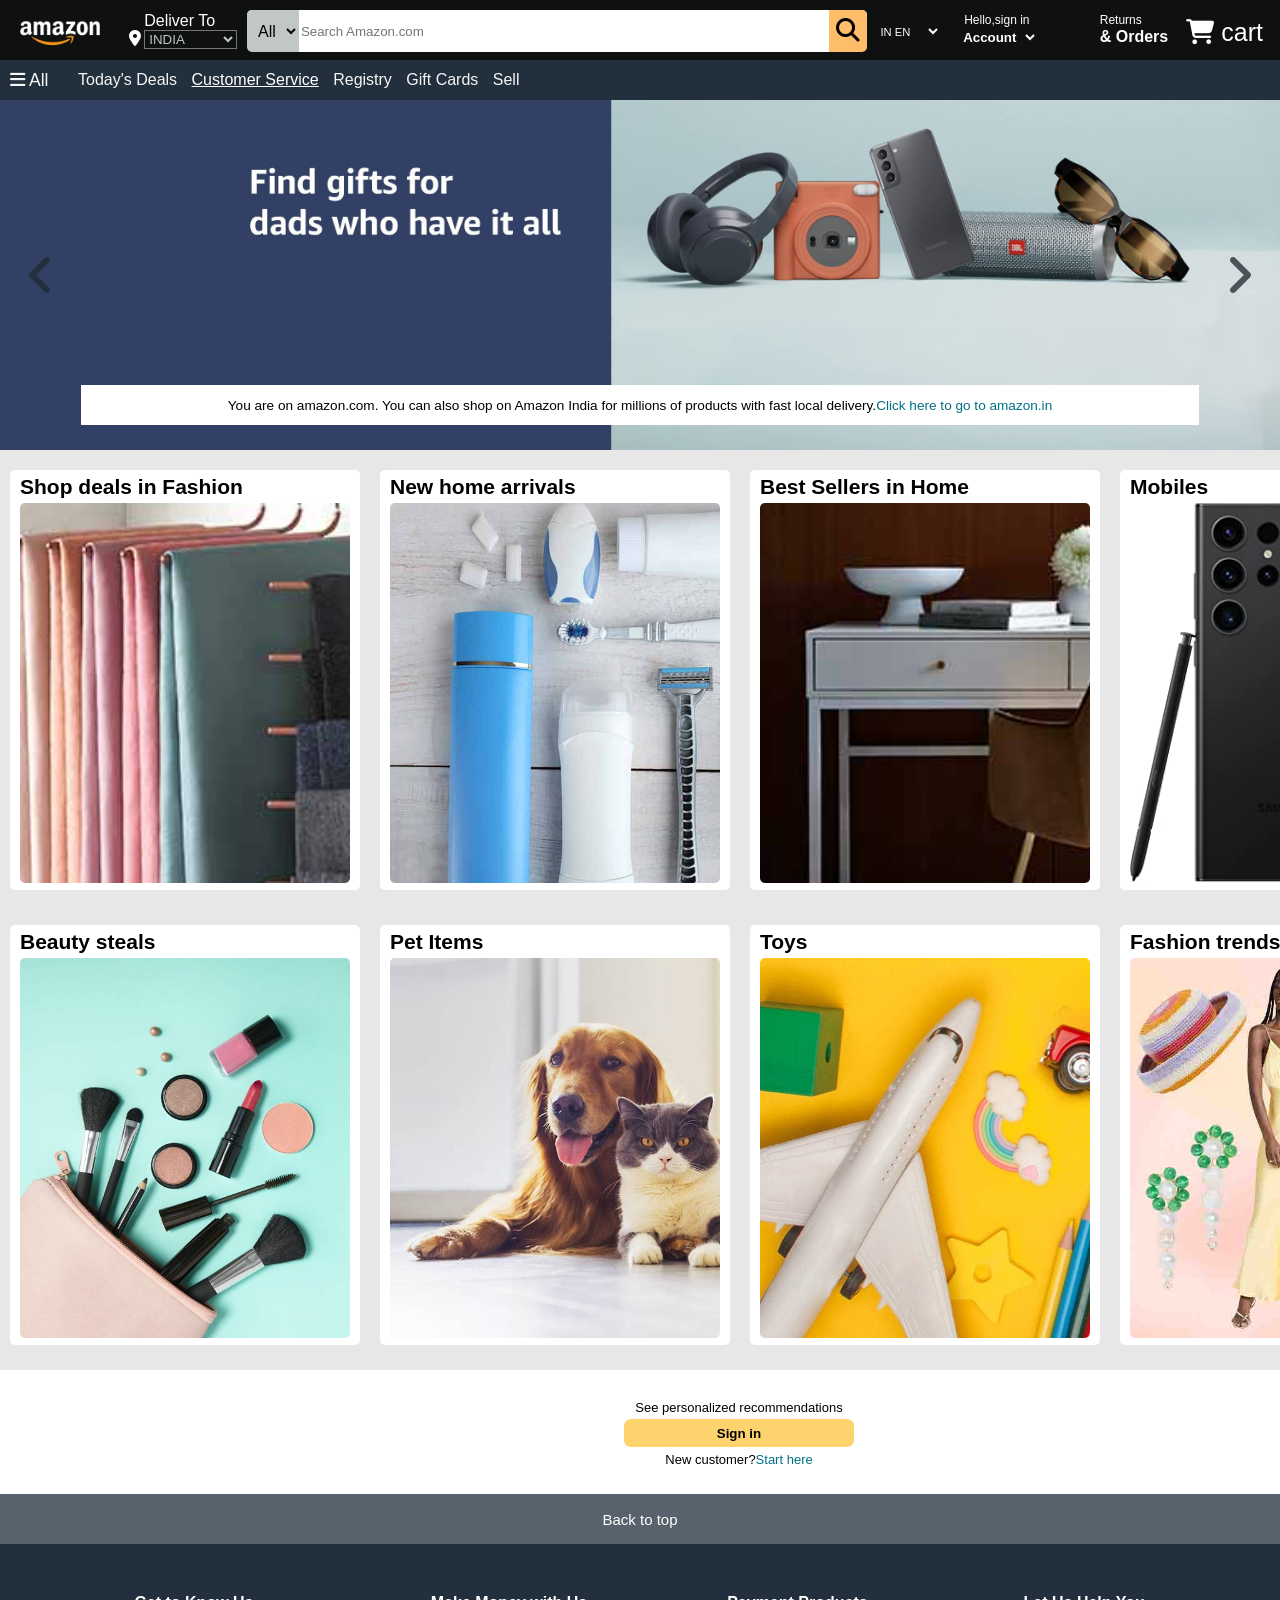
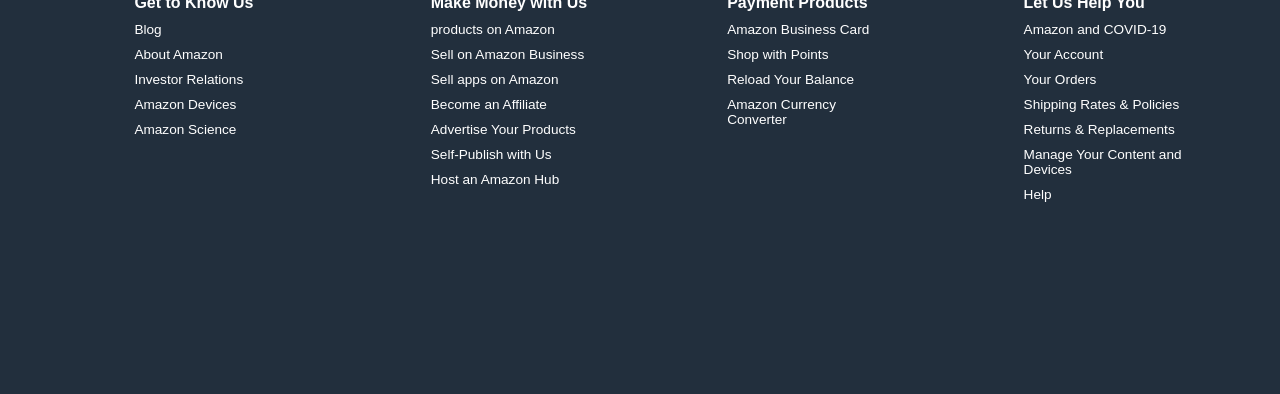
<file: amazon-web-main/index.html>
<!DOCTYPE html>
<html lang="en">
<head>
    <meta charset="UTF-8">
    <meta name="viewport" content="width=device-width, initial-scale=1.0">
    <title>Amazon.com</title>
    <link rel="stylesheet" href="https://cdnjs.cloudflare.com/ajax/libs/font-awesome/6.6.0/css/all.min.css" integrity="sha512-Kc323vGBEqzTmouAECnVceyQqyqdsSiqLQISBL29aUW4U/M7pSPA/gEUZQqv1cwx4OnYxTxve5UMg5GT6L4JJg==" crossorigin="anonymous" referrerpolicy="no-referrer" />
    <link rel="stylesheet" href="proj.css">
</head>
<body>
    <header>
        <!-- nav_bar -->
    <div class="navbar">
        <div class="nav_logo border">
            <div class="logo">
            </div>
        </div>
        <!-- Box two -->
        <div class="address">
        <p class="add-first">Deliver To</p>
            <div class="add-sec">
            <i class="fa-solid fa-location-dot"></i>
            <select name="Country" id="Area" class="border"> 
                <option value="India">  INDIA </option>
                 <option value="Bangladesh">  Bangladesh </option>
                 <option value="Japan">  Japan </option>
                 </select>
            </div>
        </div>
        <!-- Box Three -->
                <div class="box_three">
                    <select name="All" id="All">
                        <option>All</option>
                        <option>Mobiles</option>
                        <option>TV'S</option>
                        <option>Watches</option>
                    </select>
                    <input class="bar" type="text" placeholder="Search Amazon.com">
                    <button class="search"><i class="fa-solid fa-magnifying-glass"></i></button>
                </div>
        <!-- Box Four -->
            <div class="lang">
                <select class="lang_en border">
                    <option class="lan">IN EN</option>
                    <option class="lan">IN Hindi</option>
                </select>
            </div>
        <!-- Box Accounts -->
            <div class="acc">
                <a class="hi">Hello,sign in</a>
                <select name="select" class="acc_list border">
                    <option class="op" href="acc.html">Account</option>
                    <option class="op" href="ord.html">Orders</option>
                    <option class="op" href="wl.html">Watchlist</option>
                    <option class="op" href="dvs.html">Devices</option>
                </select>
            </div>
        <!-- Box Orders -->
            <div class="ro border">
                <a class="r">Returns</a>
                <a class="o">& Orders</a>
            </div>
            <div class="cart border">
                <i class="fa-solid fa-cart-shopping"></i>
                <a>cart</a>
            </div>
    </div>
        <!-- Panel -->
    <div class="panel_p">
        <div class="panel_all border">
            <i class="fa-solid fa-bars"></i>
            All
        </div>
        <div class="panel_opt">
            <a class="border">Today's Deals</a>
            <a href="customer-service.html" id="customerServiceLink" class="border">Customer Service</a>
            <a class="border">Registry</a>
            <a class="border">Gift Cards</a>
            <a class="border">Sell</a>
        </div>
    </div>
</header>
        <!-- Hero Panel-->
    <div class="hero">
        <div class="left_a border"><i class="fa-solid fa-angle-left"></i></div>
        <div class="hero_msg">
            You are on amazon.com. You can also shop on Amazon India for millions of products with fast local delivery.<a href="https://www.amazon.in/">Click here to go to amazon.in</a> 
        </div>
        <div class="right_a border">
            <i class="fa-solid fa-angle-right"></i> 
        </div>
    </div>
    <!-- all boxes -->
     <div class="all_box">
    <!-- box1234 -->
     <div class="box_a">
        <!-- box1 -->
         <div class="box1"> 
            <div class="boxa1 border_b">
            <div class="font_1">
                <b>Shop deals in Fashion</b>
            </div>
            <div class="img_1">
            </div>
        </div>
         </div>
         <!-- box2 -->
         <div class="box2 ">
            <div class="boxa2 border_b">
            <div class="font_1">
                <b>New home arrivals</b>
            </div>
            <div class="img_2">
            </div>
         </div>
        </div>
        <!-- box3 -->
        <div class="box3"> 
            <div class="boxa3 border_b">
            <div class="font_1">
                <b>Best Sellers in Home</b>
            </div>
            <div class="img_3">
            </div>
        </div>
        </div>
        <!-- box4 -->
        <div class="box4"> 
            <div class="boxa4 border_b">
            <div class="font_1">
                <b>Mobiles</b>
            </div>
            <div class="img_4">
            </div>
        </div>
        </div>
    </div>
    <div class="emt">

    </div>
    <!-- box5678 -->
    <div class="box_b">
        <!-- box5 -->
        <div class="box5">
            <div class="boxb5 border_b"> 
            <div class="font_1">
                <b>Beauty steals</b>
            </div>
            <div class="img_5">
            </div>
        </div>
        </div>
        <!-- box6 -->
        <div class="box6">
            <div class="boxb6 border_b"> 
            <div class="font_1">
                <b>Pet Items</b>
            </div>
            <div class="img_6">
            </div>
        </div>
        </div>
        <!-- box7 -->
        <div class="box7"> 
            <div class="boxb7 border_b">
            <div class="font_1">
                <b>Toys</b>
            </div>
            <div class="img_7">
            </div>
        </div>
        </div>
        <!-- box8 -->
        <div class="box8"> 
            <div class="boxb8 border_b">
            <div class="font_1">
                <b>Fashion trends you like</b>
            </div>
            <div class="img_8">
            </div>
        </div>
        </div>
    </div>
        </div>
        <!-- sign in -->
         <div class="sign_bar">
           <div class="see">See personalized recommendations</div>
           <div class="butt_sign">  <button class="but_sign border_b">
                <b>Sign in</b>
            </button></div>
            <div class="new_cus">New customer? <a class="start_here" href=""> Start here</a></div>
         </div>
        <!-- back to top -->
         <div class="btt">
            <a class="btt_b" href="">Back to top</a>
         </div>
         <footer class="footer">
            <div class="foot_one">
                <ul>
                    <b class="bb">Get to Know Us</b>
                    <br>
                    <a href="">Blog</a>
                    <a href="">About Amazon</a>
                    <a href="">Investor Relations</a>
                    <a href="">Amazon Devices</a>
                    <a href="">Amazon Science</a>
                </ul>
            </div>
            <div class="foot_two ">
                <ul>
                    <b>Make Money with Us</b>
                    <a href="">products on Amazon</a>
                    <a href="">Sell on Amazon Business</a>
                    <a href="">Sell apps on Amazon</a>
                    <a href="">Become an Affiliate</a>
                    <a href="">Advertise Your Products</a>
                    <a href="">Self-Publish with Us</a>
                    <a href="">Host an Amazon Hub</a>
                </ul>
            </div>
            <div class="foot_three">
                <ul>
                <b>Payment Products</b>
                <a href="">Amazon Business Card</a>
                <a href="">Shop with Points</a>
                <a href="">Reload Your Balance</a>
                <a href="">Amazon Currency Converter</a>
                </ul>
            </div>
            <div class="foot_four">
                <ul>
                <b>Let Us Help You</b>
                <a href="">Amazon and COVID-19</a>
                <a href="">Your Account</a>
                <a href="">Your Orders</a>
                <a href="">Shipping Rates & Policies</a>
                <a href="">Returns & Replacements</a>
                <a href="">Manage Your Content and Devices</a>
                <a href="">Help</a>
                </ul>
            </div>
         </footer>
</body>
</html>
</file>
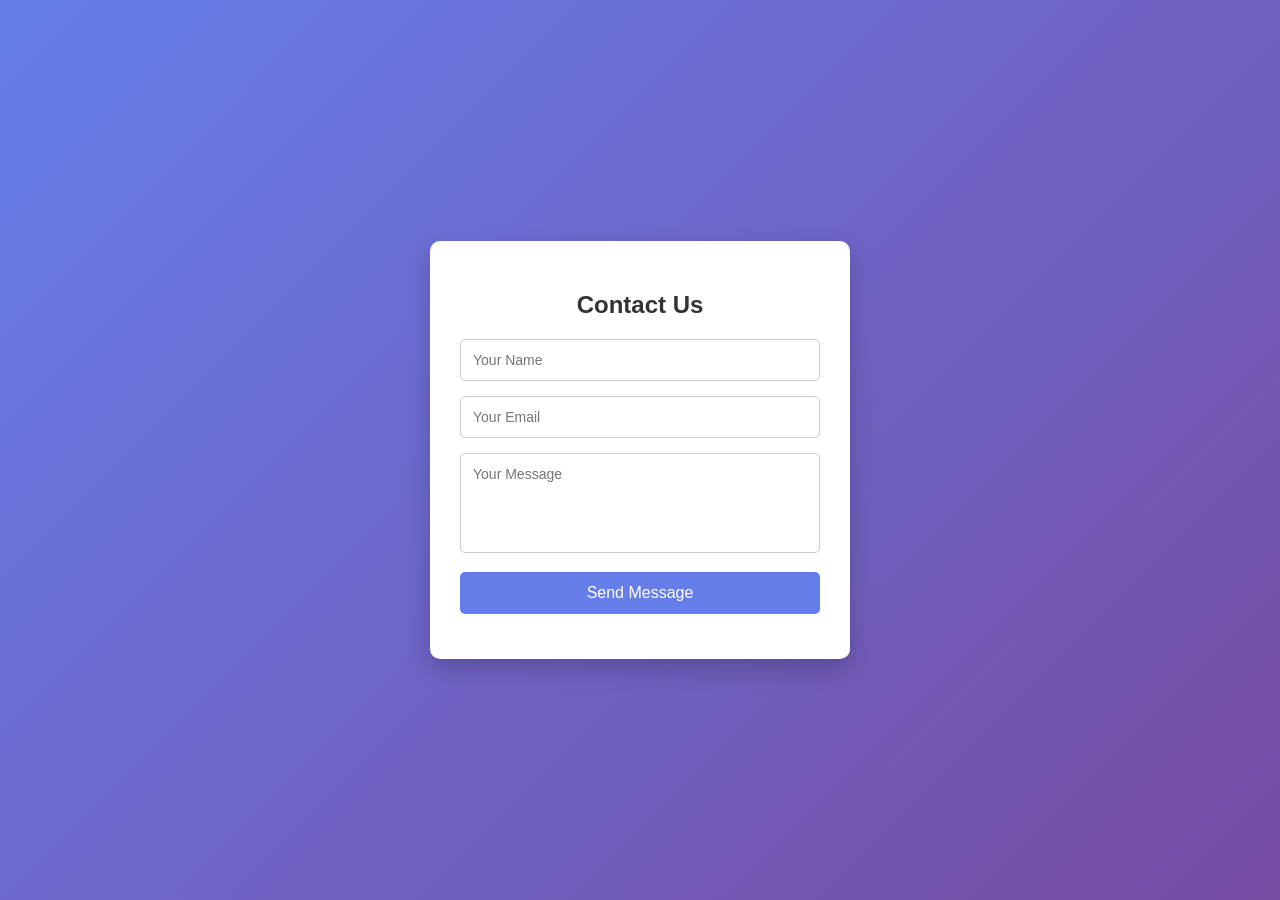
<file: amazon-web-main/customer-service.html>
<!DOCTYPE html>
<html lang="en">
<head>
  <meta charset="UTF-8">
  <title>Contact Us</title>

  <!-- ===== CSS START ===== -->
  <style>
    * {
      box-sizing: border-box;
      font-family: Arial, Helvetica, sans-serif;
    }

    body {
      background: linear-gradient(135deg, #667eea, #764ba2);
      min-height: 100vh;
      display: flex;
      justify-content: center;
      align-items: center;
      margin: 0;
    }

    .container {
      background: #fff;
      padding: 30px;
      width: 100%;
      max-width: 420px;
      border-radius: 10px;
      box-shadow: 0 10px 25px rgba(0,0,0,0.2);
    }

    h2 {
      text-align: center;
      margin-bottom: 20px;
      color: #333;
    }

    input, textarea {
      width: 100%;
      padding: 12px;
      margin-bottom: 15px;
      border: 1px solid #ccc;
      border-radius: 5px;
      font-size: 14px;
    }

    input:focus, textarea:focus {
      outline: none;
      border-color: #667eea;
    }

    textarea {
      resize: none;
      height: 100px;
    }

    button {
      width: 100%;
      padding: 12px;
      background: #667eea;
      color: white;
      font-size: 16px;
      border: none;
      border-radius: 5px;
      cursor: pointer;
      transition: background 0.3s ease;
    }

    button:hover {
      background: #5a67d8;
    }

    .msg {
      margin-top: 15px;
      text-align: center;
      font-weight: bold;
    }

    .success {
      color: green;
    }

    .error {
      color: red;
    }
  </style>
  <!-- ===== CSS END ===== -->
</head>

<body>

  <div class="container">
    <h2>Contact Us</h2>

    <form id="contactForm">
      <input type="text" id="name" placeholder="Your Name" required>
      <input type="email" id="email" placeholder="Your Email" required>
      <textarea id="message" placeholder="Your Message" required></textarea>
      <button type="submit">Send Message</button>
    </form>

    <div id="responseMsg" class="msg"></div>
  </div>

  <!-- ===== JS START ===== -->
  <script>
    const form = document.getElementById("contactForm");
    const msgBox = document.getElementById("responseMsg");

    form.addEventListener("submit", async (e) => {
      e.preventDefault();

      const name = document.getElementById("name").value.trim();
      const email = document.getElementById("email").value.trim();
      const message = document.getElementById("message").value.trim();

      if (!name || !email || !message) {
        msgBox.textContent = "All fields are required!";
        msgBox.className = "msg error";
        return;
      }

      try {
        const res = await fetch("YOUR_LAMBDA_FUNCTION_URL", {
          method: "POST",
          headers: { "Content-Type": "application/json" },
          body: JSON.stringify({ name, email, message })
        });

        const data = await res.json();

        msgBox.textContent = "Message sent successfully!";
        msgBox.className = "msg success";
        form.reset();

      } catch (error) {
        msgBox.textContent = "Error sending message. Try again.";
        msgBox.className = "msg error";
      }
    });
  </script>
  <!-- ===== JS END ===== -->

</body>
</html>
</file>
<file: amazon-web-main/proj.css>
*{
    margin: 0;
    font-family: Arial;
    border: border-box;

}

.navbar{
    height: 60px;
    background-color: #0f1111;
    display: flex;
    align-items: center;
    justify-content: space-evenly;
 }

.nav_logo{
    height: 50px;
    width: 100px;
}
.logo{
    height: 50px;
    width: 100px;
    background-image: url(amazon_logo.png);
    background-size: cover;
}

.border{
    border-color: 2px solid transparent;
}
.border:hover{
    border: 1.5px solid white;
}
.address{
    color: white;
    font-family: Arial;
    margin-left: 10px;
}
.add-first{
    margin-left: 15px;

}
#Area{
    background: none;
    color: #c1c6c6;
    margin-left: 3px;
}
.add-sec{
    display: flex;
}
.box_three{
    display: flex;
    height: 40px;
    width: 620px;
    border-radius: 5px;
    background-color: white;
    border: none;
}
.bar{
    height: 40px;
    width: 100%;
    border: none;
}
#All{
    height: 42px;
    width: 52px;
    border-top-left-radius: 5px;
    border-bottom-left-radius: 5px;
    border: none;
    background-color: #c1c6c6;
    text-align: center;
    font-size: 1rem;
}
.search{
    height: 42px;
    width: 45px;
    border-top-right-radius: 5px;
    border-bottom-right-radius: 5px;
    background-color: #febd68;
    padding: 0%;
    border: none;
    cursor:auto;
    font-size: 1.5rem;
}
.search:hover{
    background-color: #f9c47e;
}
#customerServiceLink {
  color: white;
}

.lang{
    display: flex;
    height: 50px;
    width: 73px;
}
.lang_en{
    display: flex;
    height: 33px;
    width: 64px;
    font-size: 0.7rem;
    margin-top: 10px;
    background: none;
    color: white;
    border: none;
}
.lan{
    color: black;
}
.hi{
    color: white;
    margin-left: 5px;
}
.acc{
    display: inline;
    margin-top: 10px;
    height: 50px;
    width: 131px;
}
.hi{
    font-size: 12px;
    font-weight: 400;    
}
.acc_list{
    background: none;
    color: white;
    font-weight: 750;
    border: none;

}
.op{
    color: black;
}
.ro{
    height: 40px;
    width: 77px;
    color: white;
}
.r{
    margin-right: 20px;
    font-size: 12px;
    font-weight: 400;
}
.o{
    font-weight: 750;
}
.cart{
    margin-top: 15px;
    height: 40px;
    width: 84px;
    font-size: 25px;
    color: white;
}
.panel_p{
    display: flex;
    height: 40px;
    background-color: #222f3d;
    color:whitesmoke;
    align-items: center;
}
.panel_all{
    width: 58px;
    font-weight: 400;
    font-size: 1.1rem;
    margin-left: 10px;
}
.panel_opt{
    width: 90%;
    font-weight: 400;
}
.panel_opt a{
    margin-left: 10px;
}
.hero{
    background-image: url(hero_image.jpg);
    height: 350px;
    background-size: cover;
    display: flex;
    align-items: flex-end;
    justify-content: center;
}
.hero_msg{
    background-color: white;
    height: 40px;
    width: 90%;
    font-size: 0.85rem;
    display: flex;
    align-items: center;
    justify-content: center;
    margin-bottom: 25px;
}
.hero_msg a{
    color: #007185;
    text-decoration: none;
}
.hero_msg a:hover{
    text-decoration: underline;
}
.left_a{
    height: 350px;
    width: 84px;
    font-size: 3rem;
    color: #222f3d;
    display: flex;
    align-items: center;
    justify-content: center;
}
.right_a{
    height: 350px;
    width: 84px;
    font-size: 3rem;
    color: #4c5257;
    display: flex;
    align-items: center;
    justify-content: center;
}
.border_b{
    border-color: 2px solid transparent;
}
.border_b:hover{
    border: 1.5px solid rgb(37, 36, 36);
}
.box1{
    height: 420px;
    width: 350px;
    padding: 20px 10px 15px 10px;
    display: flex;
    justify-content: center;
}
.boxa1{
    height: 420px;
    width: 350px;
    background-color: white;
    border-radius: 5px;
}
.img_1{
    height: 370px;
    width: 330px;
    background-image: url(box1_image.jpg);
    background-size: cover;
    margin-left: 10px;
    padding-top: 10px;
    border-radius: 5px;
}
.box2{
    height: 420px;
    width: 350px;
    padding: 20px 10px 15px 10px;
    display: flex;
    justify-content: center;
}
.boxa2{
    height: 420px;
    width: 350px;
    background-color: white;
    border-radius: 5px;
}
.img_2{
    height: 370px;
    width: 330px;
    background-image: url(box2_image.jpg);
    background-size: cover;
    margin-left: 10px;
    padding-top: 10px;
    border-radius: 5px;
}
.box3{
    height: 420px;
    width: 350px;
    padding: 20px 10px 15px 10px;
    display: flex;
    justify-content: center;
}
.boxa3{
    height: 420px;
    width: 350px;
    background-color: white;
    border-radius: 5px;
}
.img_3{
    height: 370px;
    width: 330px;
    background-image: url(box3_image.jpg);
    background-size: cover;
    margin-left: 10px;
    padding-top: 10px;
    border-radius: 5px;
}
.box4{
    height: 420px;
    width: 350px;
    padding: 20px 10px 15px 10px;
    display: flex;
    justify-content: center;
}
.boxa4{
    height: 420px;
    width: 350px;
    background-color: white;
    border-radius: 5px;
}
.img_4{
    height: 370px;
    width: 330px;
    background-image: url(box4_image.jpg);
    background-size: cover;
    margin-left: 10px;
    padding-top: 10px;
    border-radius: 5px;
}
/* .emt{
    height: 20px;
    background-color: #c1c6c6;
} */
.box5{
    height: 420px;
    width: 350px;
    padding: 20px 10px 15px 10px;
    display: flex;
    justify-content: center;
}
.boxb5{
    height: 420px;
    width: 350px;
    background-color: white;
    border-radius: 5px;
}
.img_5{
    height: 370px;
    width: 330px;
    background-image: url(box5_image.jpg);
    background-size: cover;
    margin-left: 10px;
    padding-top: 10px;
    border-radius: 5px;
}
.box6{
    height: 420px;
    width: 350px;
    padding: 20px 10px 15px 10px;
    display: flex;
    justify-content: center;
}
.boxb6{
    height: 420px;
    width: 350px;
    background-color: white;
    border-radius: 5px;
}
.img_6{
    height: 370px;
    width: 330px;
    background-image: url(box6_image.jpg);
    background-size: cover;
    margin-left: 10px;
    padding-top: 10px;
    border-radius: 5px;
}
.box7{
    height: 420px;
    width: 350px;
    background-color: transparent;
    padding: 20px 10px 15px 10px;
    display: flex;
    justify-content: center;
}
.boxb7{
    height: 420px;
    width: 350px;
    background-color: white;
    border-radius: 5px;
}
.img_7{
    height: 370px;
    width: 330px;
    background-image: url(box7_image.jpg);
    background-size: cover;
    margin-left: 10px;
    padding-top: 10px;
    border-radius: 5px;
}
.box8{
    height: 420px;
    width: 350px;
    background-color: transparent;
    padding: 20px 10px 15px 10px;
    display: flex;
    justify-content: center;
    
}
.boxb8{
    height: 420px;
    width: 350px;
    background-color: white;
    border-radius: 5px;
}
.img_8{
    height: 370px;
    width: 330px;
    background-image: url(box8_image.jpg);
    background-size: cover;
    margin-left: 10px;
    padding-top: 10px;
    border-radius: 5px;
}
.font_1{
    height: 28px;
    font-size: 21px;
    display: flex;
    align-items:flex-start;
    margin-left: 10px;
    margin-top: 5px;
}
.box_a{
    display: flex;
    justify-content: space-evenly;
    align-items: center;
}
.box_b{
    display: flex;
    justify-content: space-evenly;
    align-items: center;
}
.all_box{
    height: 920px;
    width: auto;
    background-color:rgb(232, 231, 231);
    /* padding-top: 20px;
    padding-bottom: 20px; */
    font-size: 21px
}
.sign_bar{
    height: 124px;
    width: 1478px;
}
.see{
    height: 14px;
    width: 100%;
    display: flex;
    justify-content: center;
    align-items: center;
    padding-top: 30px;
    padding-bottom: 5px;
    font-size: 13px;
}
.but_sign{
    height: 28px;
    width: 230px;
    display: flex;
    justify-content: center;
    align-items: center;
    background-color: #fcd36c;
    border: none;
    border-radius: 7px;
}
.but_sign:hover {
    cursor: pointer;
}
.butt_sign{
    width: 100%;
    display: flex;
    justify-content: center;
}
.new_cus{
    height: 14px;
    width: 100%;
    display: flex;
    justify-content: center;
    padding-top: 5px;
    font-size: 13px;
}
.start_here{
    color: #007185;
    text-decoration: none;
}
.start_here:hover{
    text-decoration: underline;
}
.btt{
    height: 50px;
    width: 100%;
    background-color: #23303ec1;
    color: #c1c6c6;
    display: flex;
    align-items: center;
    justify-content: center;
}
.btt_b{
    font-size: 15px;
    color: white;
    text-decoration: none;
}
.btt_b:hover{
    text-decoration: underline;
}
.footer{
    height: 400px;
    display: flex;
    justify-content: space-evenly;
    padding-top:50px;
    color: white;
    background-color: #222f3d;
}
.foot_one{
    height: 176px;
    width: 202px;
}
.foot_two{
    height: 268px;
    width: 202px;
}
.foot_three{
    height: 324px;
    width: 202px;
}
.foot_four{
    height: 324px;
    width: 202px;
}
ul a{
    display: block;
    font-size:0.85rem;;
    margin-top: 10px;
    color: white;
    text-decoration: none;
} 
ul a:hover{
    text-decoration: underline;
}
</file>
